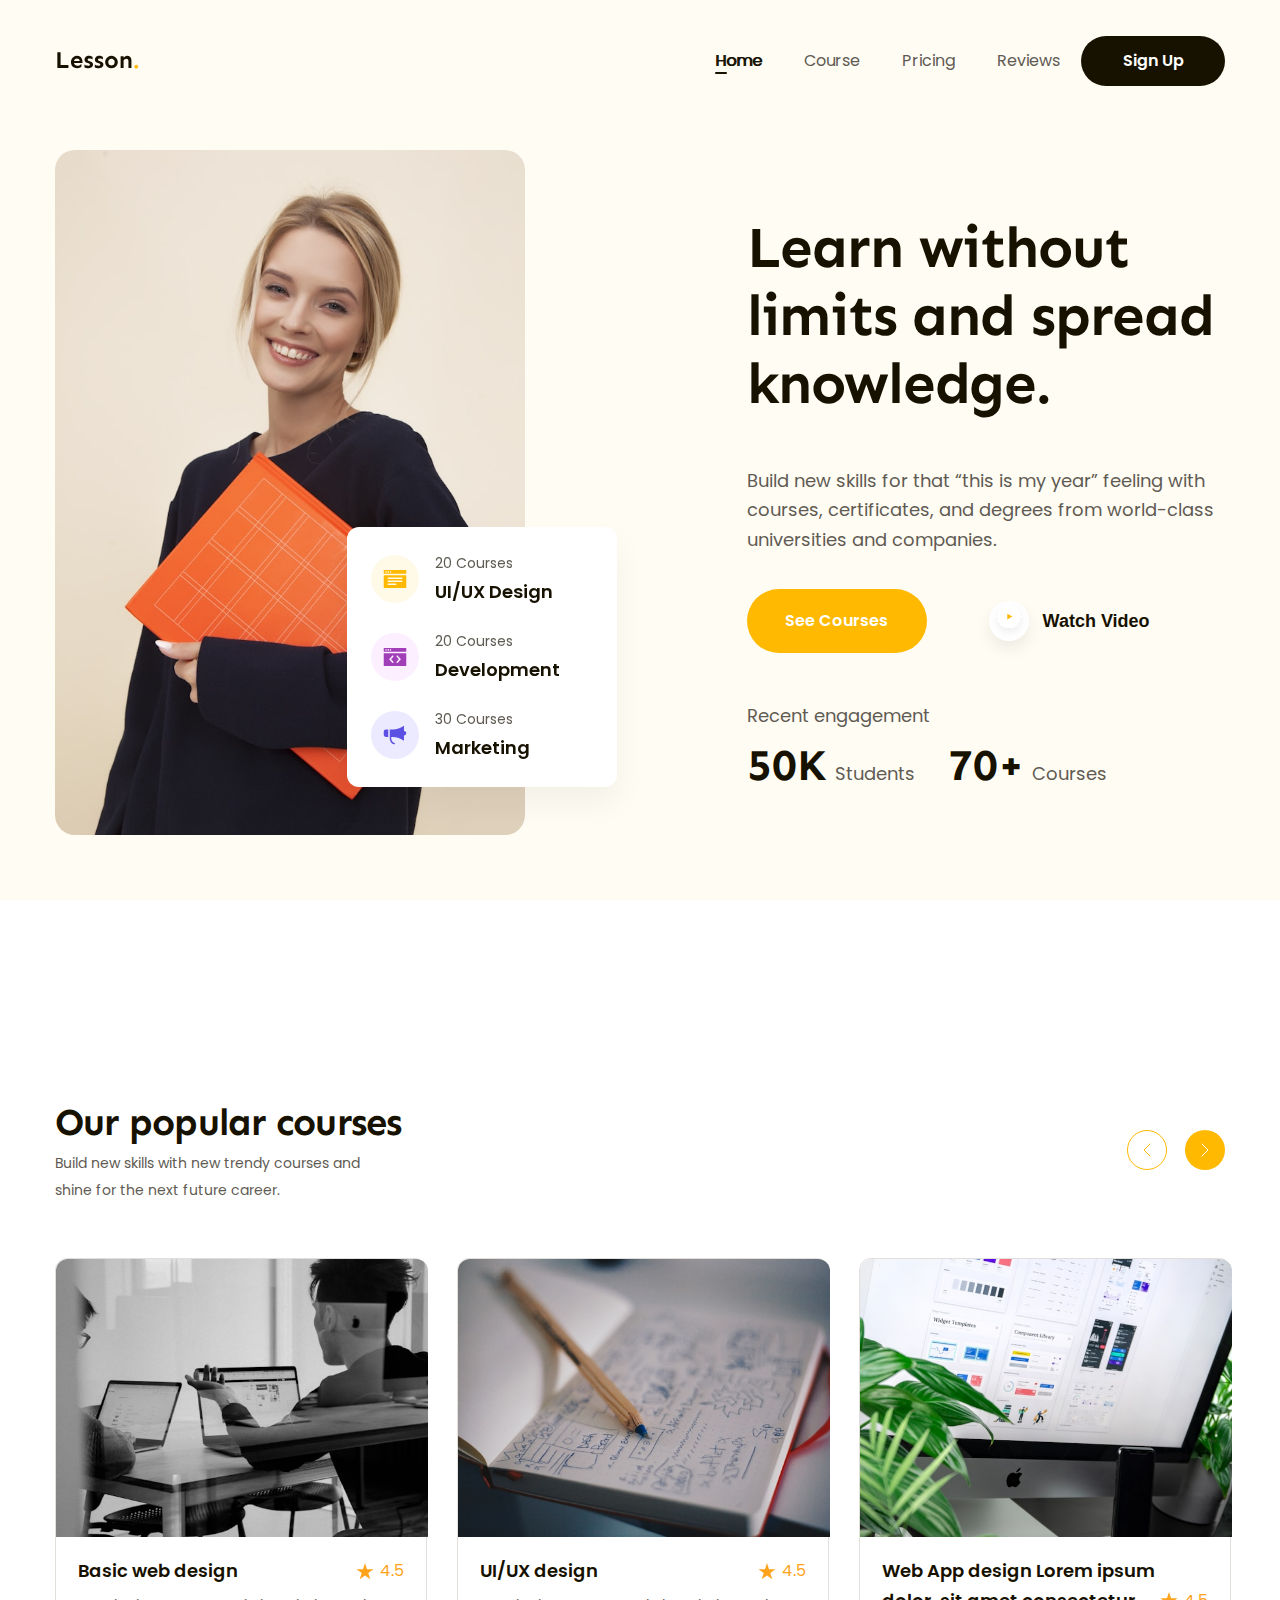
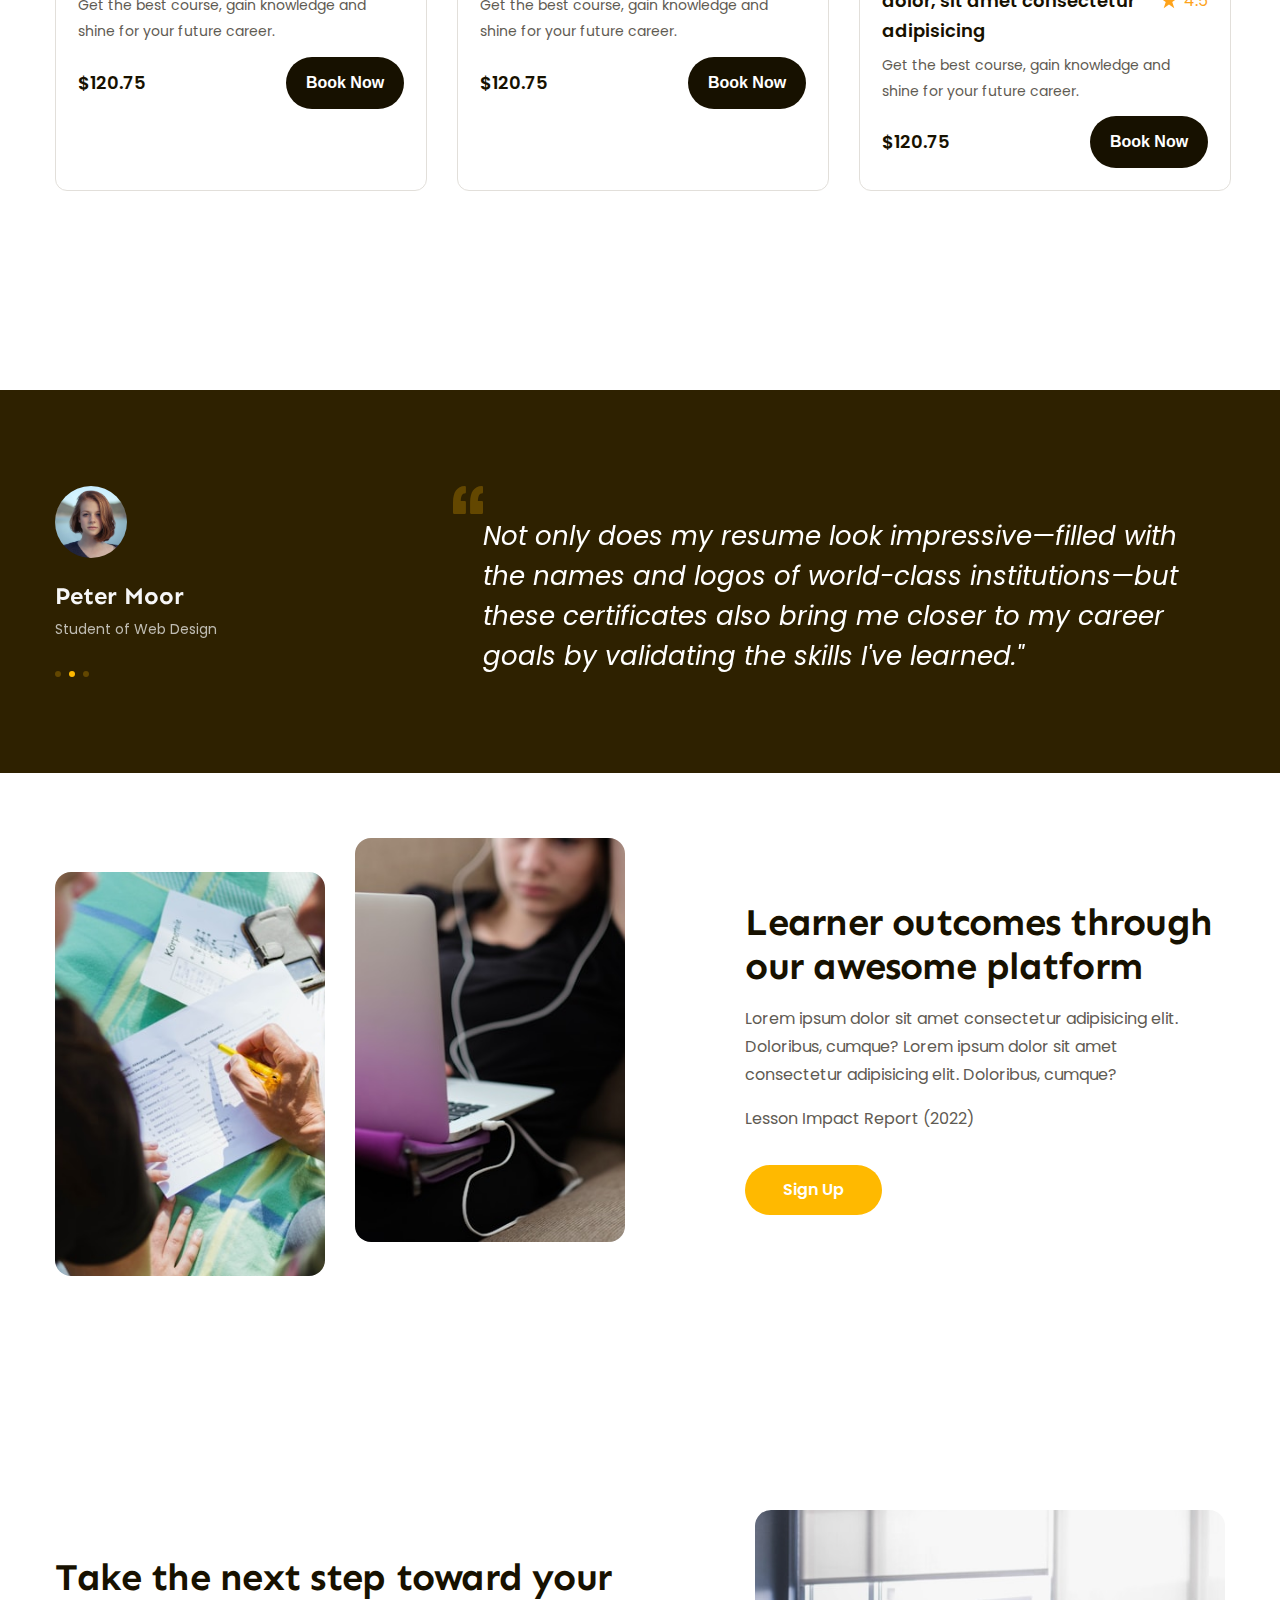
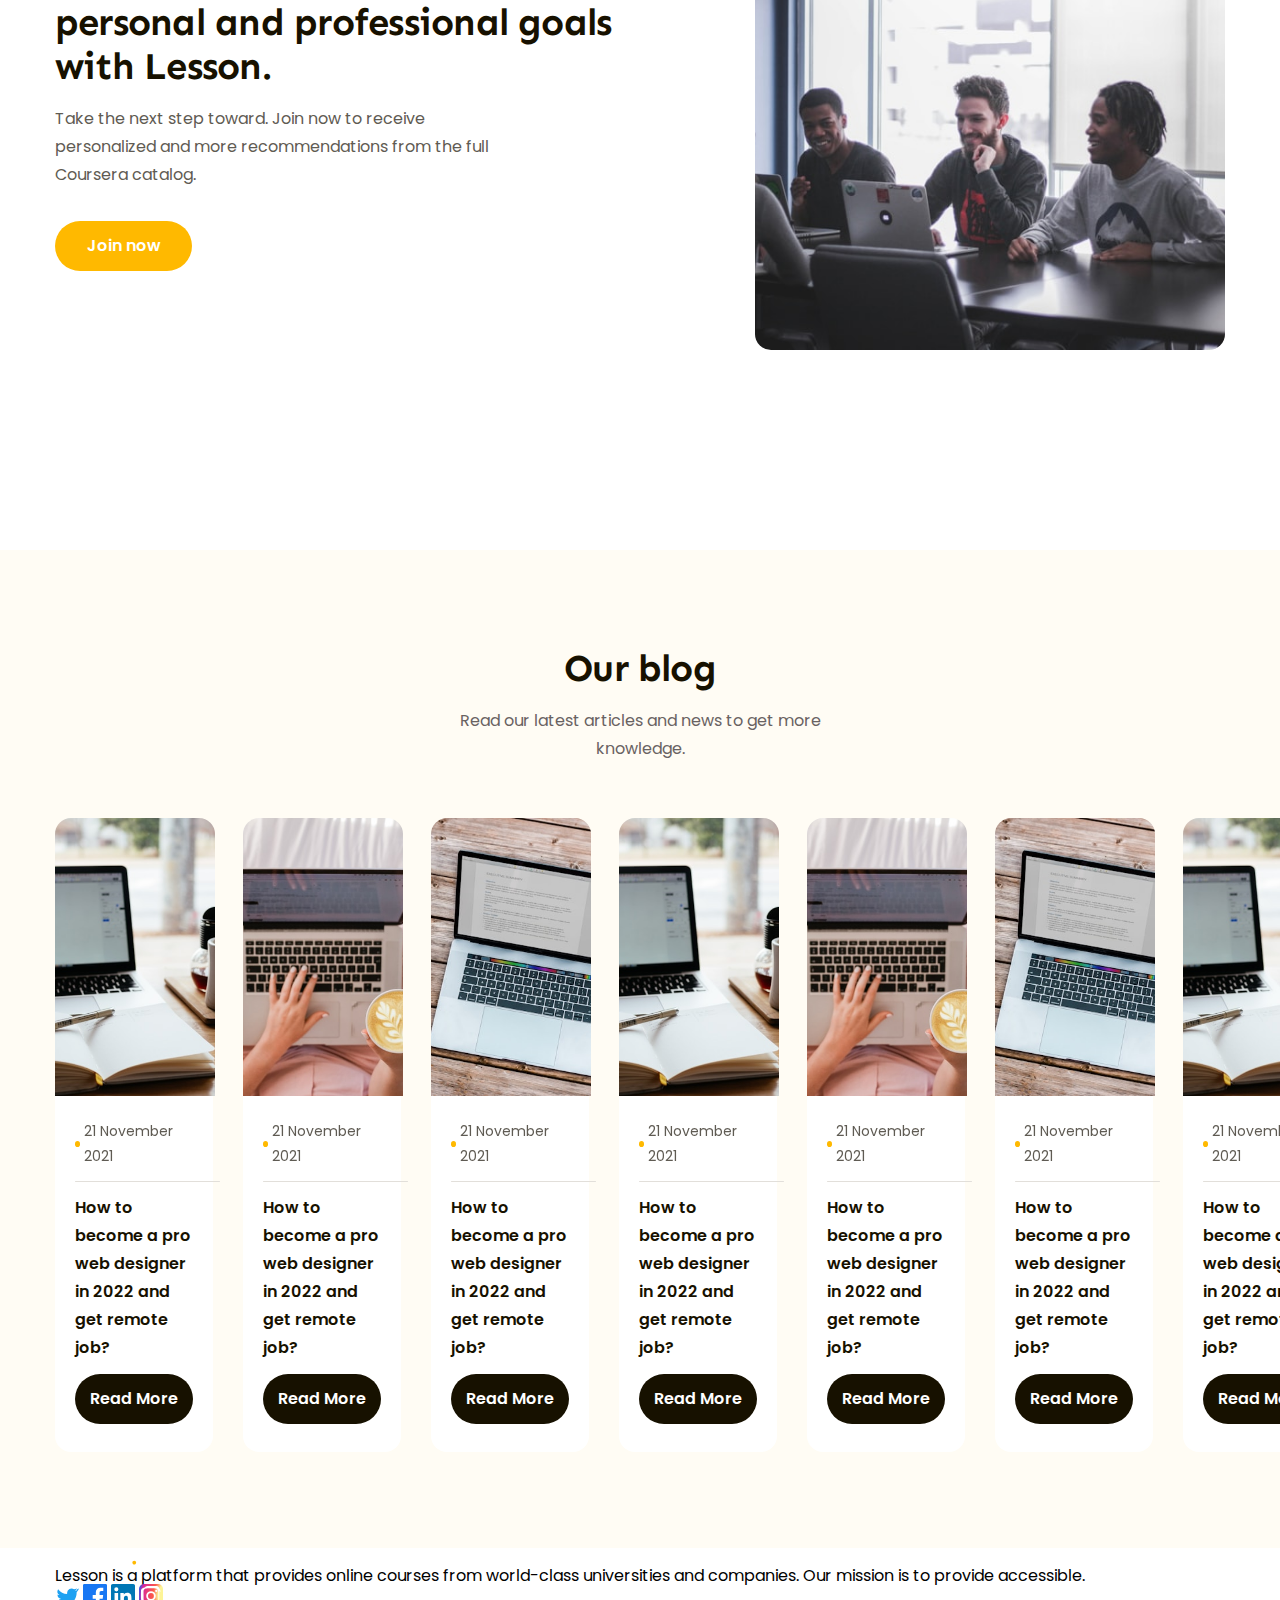
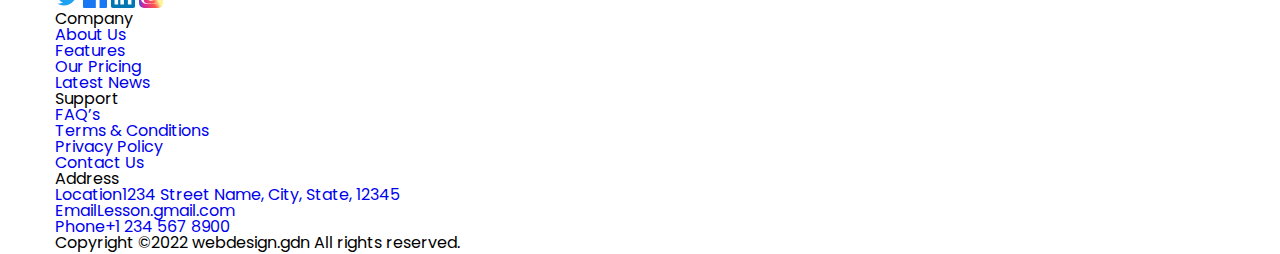
<file: index.html>
<!DOCTYPE html>
<html lang="en">
    <head>
        <meta charset="UTF-8" />
        <meta name="viewport" content="width=device-width, initial-scale=1.0" />
        <title>F8 project 2</title>
        <!-- reset css -->
        <link rel="stylesheet" href="./assets/css/reset.css" />
        <!-- fonts -->
        <link rel="preconnect" href="https://fonts.googleapis.com" />
        <link rel="preconnect" href="https://fonts.gstatic.com" crossorigin />
        <link
            href="https://fonts.googleapis.com/css2?family=Lato:ital,wght@0,100;0,300;0,400;0,700;0,900;1,100;1,300;1,400;1,700;1,900&family=Poppins:ital,wght@0,100;0,200;0,300;0,400;0,500;0,600;0,700;0,800;0,900;1,100;1,200;1,300;1,400;1,500;1,600;1,700;1,800;1,900&display=swap"
            rel="stylesheet"
        />
        <link rel="preconnect" href="https://fonts.googleapis.com" />
        <link rel="preconnect" href="https://fonts.gstatic.com" crossorigin />
        <link
            href="https://fonts.googleapis.com/css2?family=Lato:ital,wght@0,100;0,300;0,400;0,700;0,900;1,100;1,300;1,400;1,700;1,900&family=Poppins:ital,wght@0,100;0,200;0,300;0,400;0,500;0,600;0,700;0,800;0,900;1,100;1,200;1,300;1,400;1,500;1,600;1,700;1,800;1,900&family=Sen:wght@400..800&display=swap"
            rel="stylesheet"
        />
        <!-- styles css -->
        <link rel="stylesheet" href="./assets/css/styles.css" />
        <!-- favicon -->
        <link
            rel="apple-touch-icon"
            sizes="57x57"
            href="./assets/favicon/apple-icon-57x57.png"
        />
        <link
            rel="apple-touch-icon"
            sizes="60x60"
            href="./assets/favicon/apple-icon-60x60.png"
        />
        <link
            rel="apple-touch-icon"
            sizes="72x72"
            href="./assets/favicon/apple-icon-72x72.png"
        />
        <link
            rel="apple-touch-icon"
            sizes="76x76"
            href="./assets/favicon/apple-icon-76x76.png"
        />
        <link
            rel="apple-touch-icon"
            sizes="114x114"
            href="./assets/favicon/apple-icon-114x114.png"
        />
        <link
            rel="apple-touch-icon"
            sizes="120x120"
            href="./assets/favicon//apple-icon-120x120.png"
        />
        <link
            rel="apple-touch-icon"
            sizes="144x144"
            href="./assets/favicon/apple-icon-144x144.png"
        />
        <link
            rel="apple-touch-icon"
            sizes="152x152"
            href="./assets/favicon/apple-icon-152x152.png"
        />
        <link
            rel="apple-touch-icon"
            sizes="180x180"
            href="./assets/favicon/apple-icon-180x180.png"
        />
        <link
            rel="icon"
            type="image/png"
            sizes="192x192"
            href="./assets/favicon/android-icon-192x192.png"
        />
        <link
            rel="icon"
            type="image/png"
            sizes="32x32"
            href="./assets/favicon/favicon-32x32.png"
        />
        <link
            rel="icon"
            type="image/png"
            sizes="96x96"
            href="./assets/favicon/favicon-96x96.png"
        />
        <link
            rel="icon"
            type="image/png"
            sizes="16x16"
            href="./assets/favicon/favicon-16x16.png"
        />
        <link rel="manifest" href="./assets/favicon/manifest.json" />
        <meta name="msapplication-TileColor" content="#ffffff" />
        <meta
            name="msapplication-TileImage"
            content="./assets/favicon/ms-icon-144x144.png"
        />
        <meta name="theme-color" content="#ffffff" />
    </head>
    <body>
        <header class="header fixed">
            <div class="main-content">
                <div class="body">
                    <a href="#" class="logo-link">
                        <img
                            src="./assets/icon/Logo.svg"
                            alt="Lesson"
                            class="logo"
                        />
                    </a>
                    <nav class="nav">
                        <ul>
                            <li class="active">
                                <a href="#!">Home</a>
                            </li>
                            <li>
                                <a href="#!">Course</a>
                            </li>
                            <li>
                                <a href="#!">Pricing</a>
                            </li>
                            <li>
                                <a href="#!">Reviews</a>
                            </li>
                        </ul>
                    </nav>
                    <!-- action -->
                    <a href="#!" class="btn sign-up-btn">Sign Up</a>
                </div>
            </div>
        </header>
        <main>
            <div class="hero">
                <div class="main-content">
                    <!-- hero left -->
                    <div class="body">
                        <div class="media-block">
                            <img
                                src="./assets/images/media-img.jpg"
                                alt="Learn without limits and spread knowledge."
                                class="img"
                            />
                            <div class="hero-summary">
                                <div class="item">
                                    <div class="icon">
                                        <img
                                            src="./assets/icon/list.svg"
                                            alt=""
                                        />
                                    </div>
                                    <div class="info">
                                        <p class="label">20 Courses</p>
                                        <p class="title">UI/UX Design</p>
                                    </div>
                                </div>
                                <div class="item">
                                    <div class="icon">
                                        <img
                                            src="./assets/icon/code.svg"
                                            alt=""
                                        />
                                    </div>
                                    <div class="info">
                                        <p class="label">20 Courses</p>
                                        <p class="title">Development</p>
                                    </div>
                                </div>
                                <div class="item">
                                    <div class="icon">
                                        <img
                                            src="./assets/icon/speaker.svg"
                                            alt=""
                                        />
                                    </div>
                                    <div class="info">
                                        <p class="label">30 Courses</p>
                                        <p class="title">Marketing</p>
                                    </div>
                                </div>
                            </div>
                        </div>
                        <!-- hero-right -->
                        <div class="content-block">
                            <h1 class="heading lv1">
                                Learn without limits and spread knowledge.
                            </h1>
                            <p class="desc">
                                Build new skills for that “this is my year”
                                feeling with courses, certificates, and degrees
                                from world-class universities and companies.
                            </p>
                            <div class="cta-group">
                                <a href="#!" class="btn cta-btn">See Courses</a>
                                <button class="watch-video">
                                    <img
                                        src="./assets/icon/play-button.svg"
                                        alt="watch-video"
                                        class="play-icon"
                                    />
                                    <span>Watch Video</span>
                                </button>
                            </div>
                            <p class="desc">Recent engagement</p>
                            <p class="desc stats">
                                <strong>50K</strong>Students
                                <strong>70+</strong>Courses
                            </p>
                        </div>
                    </div>
                </div>
            </div>
            <!-- popular -->
            <div class="popular">
                <div class="main-content">
                    <div class="popular-top">
                        <div class="info">
                            <h2 class="heading lv2">Our popular courses</h2>
                            <p class="desc">
                                Build new skills with new trendy courses and
                                shine for the next future career.
                            </p>
                        </div>
                        <div class="control">
                            <a href="#!" class="control-btn">
                                <img
                                    src="./assets/icon/chevron-icon.svg"
                                    alt=""
                                />
                            </a>
                        </div>
                    </div>
                    <div class="course-list">
                        <div class="course-item">
                            <a href="#!"
                                ><img
                                    src="./assets/images/web-design.jpg"
                                    alt="Basic web design"
                                    class="thumb"
                            /></a>
                            <div class="info">
                                <div class="head">
                                    <h3 class="title">
                                        <a href="#!" class="line-clamp"
                                            >Basic web design</a
                                        >
                                    </h3>
                                    <div class="rating">
                                        <img
                                            src="./assets/images/Star.svg"
                                            alt=""
                                            class="star"
                                        />
                                        <span class="value">4.5</span>
                                    </div>
                                </div>
                                <p class="desc line-clamp line-2">
                                    Get the best course, gain knowledge and
                                    shine for your future career.
                                </p>
                                <div class="foot">
                                    <span class="price">$120.75</span>
                                    <button class="btn book-btn">
                                        Book Now
                                    </button>
                                </div>
                            </div>
                        </div>
                        <div class="course-item">
                            <a href="#!">
                                <img
                                    src="./assets/images/UI-UX design.jpg"
                                    alt="UI/UX design"
                                    class="thumb"
                            /></a>
                            <div class="info">
                                <div class="head">
                                    <h3 class="title">
                                        <a href="#!" class="line-clamp"
                                            >UI/UX design</a
                                        >
                                    </h3>
                                    <div class="rating">
                                        <img
                                            src="./assets/images/Star.svg"
                                            alt=""
                                            class="star"
                                        />
                                        <span class="value">4.5</span>
                                    </div>
                                </div>
                                <p class="desc line-clamp line-2">
                                    Get the best course, gain knowledge and
                                    shine for your future career.
                                </p>
                                <div class="foot">
                                    <span class="price">$120.75</span>
                                    <button class="btn book-btn">
                                        Book Now
                                    </button>
                                </div>
                            </div>
                        </div>
                        <div class="course-item">
                            <a href="#!">
                                <img
                                    src="./assets/images/App design.jpg"
                                    alt="Web App design"
                                    class="thumb"
                            /></a>
                            <div class="info">
                                <div class="head">
                                    <h3 class="title">
                                        <a href="#!" class="line-clamp"
                                            >Web App design Lorem ipsum dolor,
                                            sit amet consectetur adipisicing
                                        </a>
                                    </h3>
                                    <div class="rating">
                                        <img
                                            src="./assets/images/Star.svg"
                                            alt=""
                                            class="star"
                                        />
                                        <span class="value">4.5</span>
                                    </div>
                                </div>
                                <p class="desc line-clamp line-2">
                                    Get the best course, gain knowledge and
                                    shine for your future career.
                                </p>
                                <div class="foot">
                                    <span class="price">$120.75</span>
                                    <button class="btn book-btn">
                                        Book Now
                                    </button>
                                </div>
                            </div>
                        </div>
                    </div>
                </div>
            </div>
            <!-- feedback -->
            <div class="feedback">
                <div class="main-content">
                    <div class="feedback-list">
                        <!-- feedback item 1 -->
                        <div class="feedback-item">
                            <div class="info">
                                <img
                                    src="./assets/images/avatar-1.jpg"
                                    alt=""
                                    class="avatar"
                                />
                                <p class="title">Peter Moor</p>
                                <p class="desc">Student of Web Design</p>
                                <div class="dots">
                                    <span class="dot active"></span>
                                    <span class="dot"></span>
                                    <span class="dot"></span>
                                </div>
                            </div>
                            <div class="content">
                                <img
                                    src="./assets/images/open-quotes.svg"
                                    alt=""
                                    class="open-quotes"
                                />
                                <blockquote class="text">
                                    Not only does my resume look
                                    impressive—filled with the names and logos
                                    of world-class institutions—but these
                                    certificates also bring me closer to my
                                    career goals by validating the skills I've
                                    learned."
                                </blockquote>
                            </div>
                        </div>
                        <!-- feedback 2-->
                        <div class="feedback-item">
                            <div class="info">
                                <img
                                    src="./assets/images/avatar-2.jpg"
                                    alt=""
                                    class="avatar"
                                />
                                <p class="title">Peter Moor</p>
                                <p class="desc">Student of Web Design</p>
                                <div class="dots">
                                    <span class="dot"></span>
                                    <span class="dot active"></span>
                                    <span class="dot"></span>
                                </div>
                            </div>
                            <div class="content">
                                <img
                                    src="./assets/images/open-quotes.svg"
                                    alt=""
                                    class="open-quotes"
                                />
                                <blockquote class="text">
                                    Not only does my resume look
                                    impressive—filled with the names and logos
                                    of world-class institutions—but these
                                    certificates also bring me closer to my
                                    career goals by validating the skills I've
                                    learned."
                                </blockquote>
                            </div>
                        </div>
                        <!-- feedback 3-->
                        <div class="feedback-item">
                            <div class="info">
                                <img
                                    src="./assets/images/avatar-3.jpg"
                                    alt=""
                                    class="avatar"
                                />
                                <p class="title">Peter Moor</p>
                                <p class="desc">Student of Web Design</p>
                                <div class="dots">
                                    <span class="dot"></span>
                                    <span class="dot"></span>
                                    <span class="dot active"></span>
                                </div>
                            </div>
                            <div class="content">
                                <img
                                    src="./assets/images/open-quotes.svg"
                                    alt=""
                                    class="open-quotes"
                                />
                                <blockquote class="text">
                                    Not only does my resume look
                                    impressive—filled with the names and logos
                                    of world-class institutions—but these
                                    certificates also bring me closer to my
                                    career goals by validating the skills I've
                                    learned."
                                </blockquote>
                            </div>
                        </div>
                    </div>
                </div>
            </div>
            <!-- features -->
            <div class="features">
                <div class="main-content">
                    <div class="body">
                        <div class="image">
                            <img src="./assets/images/feature-1.jpg" alt="" />
                            <img src="./assets/images/feature-2.jpg" alt="" />
                        </div>
                        <div class="content">
                            <h2 class="heading lv2">
                                Learner outcomes through our awesome platform
                            </h2>
                            <p class="desc">
                                Lorem ipsum dolor sit amet consectetur
                                adipisicing elit. Doloribus, cumque? Lorem ipsum
                                dolor sit amet consectetur adipisicing elit.
                                Doloribus, cumque?
                            </p>
                            <p class="desc">Lesson Impact Report (2022)</p>
                            <a href="#!" class="btn cta-btn">Sign Up</a>
                        </div>
                    </div>
                </div>
            </div>
            <div class="features features-2nd">
                <div class="main-content">
                    <div class="body">
                        <div class="image">
                            <img src="./assets/images/feature-3.jpg" alt="" />
                        </div>
                        <div class="content">
                            <h2 class="heading lv2">
                                Take the next step toward your personal and
                                professional goals with Lesson.
                            </h2>
                            <p class="desc">
                                Take the next step toward. Join now to receive
                                personalized and more recommendations from the
                                full Coursera catalog.
                            </p>
                            <a href="#!" class="btn cta-btn">Join now</a>
                        </div>
                    </div>
                </div>
            </div>
            <!-- blog -->
            <div class="blog">
                <div class="main-content">
                    <div class="blog-top">
                        <h2 class="heading lv2">Our blog</h2>
                        <p class="desc">
                            Read our latest articles and news to get more
                            knowledge.
                        </p>
                    </div>
                    <div class="blog-list">
                        <div class="item">
                            <a href="#!">
                                <img
                                    src="./assets/images/blog-1.jpg"
                                    alt="  How to become a pro web designer in 2022 and
                                    get remote job?"
                                    class="thumb"
                            /></a>
                            <div class="info">
                                <span class="date">21 November 2021</span>
                                <h3 class="title">
                                    <a href="#!">
                                        How to become a pro web designer in 2022
                                        and get remote job?</a
                                    >
                                </h3>
                                <a href="" class="btn">Read More</a>
                            </div>
                        </div>
                        <div class="item">
                            <a href="#!">
                                <img
                                    src="./assets/images/blog-2.jpg"
                                    alt="  How to become a pro web designer in 2022 and
                                    get remote job?"
                                    class="thumb"
                            /></a>
                            <div class="info">
                                <span class="date">21 November 2021</span>
                                <h3 class="title">
                                    <a href="#!">
                                        How to become a pro web designer in 2022
                                        and get remote job?</a
                                    >
                                </h3>
                                <a href="" class="btn">Read More</a>
                            </div>
                        </div>
                        <div class="item">
                            <a href="#!">
                                <img
                                    src="./assets/images/blog-3.jpg"
                                    alt="  How to become a pro web designer in 2022 and
                                    get remote job?"
                                    class="thumb"
                            /></a>
                            <div class="info">
                                <span class="date">21 November 2021</span>
                                <h3 class="title">
                                    <a href="#!">
                                        How to become a pro web designer in 2022
                                        and get remote job?</a
                                    >
                                </h3>
                                <a href="" class="btn">Read More</a>
                            </div>
                        </div>
                        <div class="item">
                            <a href="#!">
                                <img
                                    src="./assets/images/blog-1.jpg"
                                    alt="  How to become a pro web designer in 2022 and
                                    get remote job?"
                                    class="thumb"
                            /></a>
                            <div class="info">
                                <span class="date">21 November 2021</span>
                                <h3 class="title">
                                    <a href="#!">
                                        How to become a pro web designer in 2022
                                        and get remote job?</a
                                    >
                                </h3>
                                <a href="" class="btn">Read More</a>
                            </div>
                        </div>
                        <div class="item">
                            <a href="#!">
                                <img
                                    src="./assets/images/blog-2.jpg"
                                    alt="  How to become a pro web designer in 2022 and
                                    get remote job?"
                                    class="thumb"
                            /></a>
                            <div class="info">
                                <span class="date">21 November 2021</span>
                                <h3 class="title">
                                    <a href="#!">
                                        How to become a pro web designer in 2022
                                        and get remote job?</a
                                    >
                                </h3>
                                <a href="" class="btn">Read More</a>
                            </div>
                        </div>
                        <div class="item">
                            <a href="#!">
                                <img
                                    src="./assets/images/blog-3.jpg"
                                    alt="  How to become a pro web designer in 2022 and
                                    get remote job?"
                                    class="thumb"
                            /></a>
                            <div class="info">
                                <span class="date">21 November 2021</span>
                                <h3 class="title">
                                    <a href="#!">
                                        How to become a pro web designer in 2022
                                        and get remote job?</a
                                    >
                                </h3>
                                <a href="" class="btn">Read More</a>
                            </div>
                        </div>
                        <div class="item">
                            <a href="#!">
                                <img
                                    src="./assets/images/blog-1.jpg"
                                    alt="  How to become a pro web designer in 2022 and
                                    get remote job?"
                                    class="thumb"
                            /></a>
                            <div class="info">
                                <span class="date">21 November 2021</span>
                                <h3 class="title">
                                    <a href="#!">
                                        How to become a pro web designer in 2022
                                        and get remote job?</a
                                    >
                                </h3>
                                <a href="" class="btn">Read More</a>
                            </div>
                        </div>
                        <div class="item">
                            <a href="#!">
                                <img
                                    src="./assets/images/blog-2.jpg"
                                    alt="  How to become a pro web designer in 2022 and
                                    get remote job?"
                                    class="thumb"
                            /></a>
                            <div class="info">
                                <span class="date">21 November 2021</span>
                                <h3 class="title">
                                    <a href="#!">
                                        How to become a pro web designer in 2022
                                        and get remote job?</a
                                    >
                                </h3>
                                <a href="" class="btn">Read More</a>
                            </div>
                        </div>
                        <div class="item">
                            <a href="#!">
                                <img
                                    src="./assets/images/blog-3.jpg"
                                    alt="  How to become a pro web designer in 2022 and
                                    get remote job?"
                                    class="thumb"
                            /></a>
                            <div class="info">
                                <span class="date">21 November 2021</span>
                                <h3 class="title">
                                    <a href="#!">
                                        How to become a pro web designer in 2022
                                        and get remote job?</a
                                    >
                                </h3>
                                <a href="" class="btn">Read More</a>
                            </div>
                        </div>
                    </div>
                    <div class="dots">
                        <span class="dot"></span>
                        <span class="dot active"></span>
                        <span class="dot"></span>
                    </div>
                </div>
            </div>
        </main>
        <!-- footer -->
        <footer class="footer">
            <div class="main-content">
                <div class="row">
                    <div class="column">
                        <a href="#" class="logo-link">
                            <img
                                src="./assets/icon/logo-white.svg"
                                alt="Lesson"
                                class="logo"
                            />
                        </a>
                        <p class="desc">
                            Lesson is a platform that provides online courses
                            from world-class universities and companies. Our
                            mission is to provide accessible.
                        </p>
                        <div class="social-icons">
                            <!-- Twitter -->
                            <svg
                                xmlns="http://www.w3.org/2000/svg"
                                width="24"
                                height="24"
                                fill="none"
                                viewBox="0 0 24 24"
                            >
                                <path
                                    fill="#1DA1F2"
                                    d="M22.46 5.924c-.793.352-1.646.59-2.54.698a4.48 4.48 0 0 0 1.964-2.47 8.94 8.94 0 0 1-2.828 1.08A4.48 4.48 0 0 0 12.07 9.03c0 .352.04.693.116 1.02A12.72 12.72 0 0 1 3.11 5.13a4.48 4.48 0 0 0 1.39 5.98 4.47 4.47 0 0 1-2.03-.56v.06a4.48 4.48 0 0 0 3.6 4.39 4.5 4.5 0 0 1-2.02.08 4.48 4.48 0 0 0 4.18 3.11A8.98 8.98 0 0 1 2 19.54a12.68 12.68 0 0 0 6.88 2.02c8.26 0 12.78-6.84 12.78-12.78 0-.19-.01-.38-.02-.57A9.18 9.18 0 0 0 24 4.59a8.93 8.93 0 0 1-2.54.69z"
                                />
                            </svg>

                            <!-- Facebook -->
                            <svg
                                xmlns="http://www.w3.org/2000/svg"
                                width="24"
                                height="24"
                                fill="none"
                                viewBox="0 0 24 24"
                            >
                                <path
                                    fill="#1877F3"
                                    d="M22.675 0h-21.35C.595 0 0 .592 0 1.326v21.348C0 23.408.595 24 1.325 24h11.495v-9.294H9.692v-3.622h3.128V8.413c0-3.1 1.893-4.788 4.659-4.788 1.325 0 2.463.099 2.797.143v3.24l-1.918.001c-1.504 0-1.797.715-1.797 1.763v2.313h3.587l-.467 3.622h-3.12V24h6.116C23.406 24 24 23.408 24 22.674V1.326C24 .592 23.406 0 22.675 0"
                                />
                            </svg>

                            <!-- LinkedIn -->
                            <svg
                                xmlns="http://www.w3.org/2000/svg"
                                width="24"
                                height="24"
                                fill="none"
                                viewBox="0 0 24 24"
                            >
                                <path
                                    fill="#0077B5"
                                    d="M20.447 20.452h-3.554v-5.569c0-1.328-.027-3.037-1.849-3.037-1.851 0-2.132 1.445-2.132 2.939v5.667H9.358V9h3.414v1.561h.049c.476-.899 1.637-1.849 3.369-1.849 3.602 0 4.267 2.369 4.267 5.455v6.285zM5.337 7.433a2.062 2.062 0 1 1 0-4.124 2.062 2.062 0 0 1 0 4.124zm1.777 13.019H3.56V9h3.554v11.452zM22.225 0H1.771C.792 0 0 .771 0 1.723v20.549C0 23.229.792 24 1.771 24h20.451C23.2 24 24 23.229 24 22.271V1.723C24 .771 23.2 0 22.225 0z"
                                />
                            </svg>

                            <!-- Instagram -->
                            <svg
                                xmlns="http://www.w3.org/2000/svg"
                                width="24"
                                height="24"
                                fill="none"
                                viewBox="0 0 24 24"
                            >
                                <radialGradient
                                    id="a"
                                    cx="1.464"
                                    cy="0.5"
                                    r="1.5"
                                >
                                    <stop offset="0%" stop-color="#fdf497" />
                                    <stop offset="45%" stop-color="#fdf497" />
                                    <stop offset="60%" stop-color="#fd5949" />
                                    <stop offset="90%" stop-color="#d6249f" />
                                    <stop offset="100%" stop-color="#285AEB" />
                                </radialGradient>
                                <rect
                                    width="24"
                                    height="24"
                                    rx="5"
                                    fill="url(#a)"
                                />
                                <path
                                    fill="#fff"
                                    d="M12 7.2a4.8 4.8 0 1 0 0 9.6 4.8 4.8 0 0 0 0-9.6zm0 7.8a3 3 0 1 1 0-6 3 3 0 0 1 0 6zm6.4-8.1a1.12 1.12 0 1 1-2.24 0 1.12 1.12 0 0 1 2.24 0zm3.2 1.14c-.07-1.49-.41-2.81-1.5-3.9C19.81 2.41 18.49 2.07 17 2c-1.49-.07-5.96-.07-7.45 0-1.49.07-2.81.41-3.9 1.5C2.41 4.19 2.07 5.51 2 7c-.07 1.49-.07 5.96 0 7.45.07 1.49.41 2.81 1.5 3.9 1.09 1.09 2.41 1.43 3.9 1.5 1.49.07 5.96.07 7.45 0 1.49-.07 2.81-.41 3.9-1.5 1.09-1.09 1.43-2.41 1.5-3.9.07-1.49.07-5.96 0-7.45zm-2.18 9.1a3.37 3.37 0 0 1-1.9 1.9c-1.32.52-4.45.4-5.32.4s-4 .12-5.32-.4a3.37 3.37 0 0 1-1.9-1.9c-.52-1.32-.4-4.45-.4-5.32s-.12-4 0-5.32a3.37 3.37 0 0 1 1.9-1.9c1.32-.52 4.45-.4 5.32-.4s4-.12 5.32.4a3.37 3.37 0 0 1 1.9 1.9c.52 1.32.4 4.45.4 5.32s.12 4 0 5.32z"
                                />
                            </svg>
                        </div>
                    </div>
                    <div class="column">
                        <h3 class="title">Company</h3>
                        <ul class="list">
                            <li>
                                <a href="#!">About Us</a>
                            </li>
                            <li>
                                <a href="#!">Features</a>
                            </li>
                            <li>
                                <a href="#!">Our Pricing</a>
                            </li>
                            <li>
                                <a href="#!">Latest News</a>
                            </li>
                        </ul>
                    </div>
                    <div class="column">
                        <h3 class="title">Support</h3>
                        <ul class="list">
                            <li>
                                <a href="#!">FAQ’s</a>
                            </li>
                            <li>
                                <a href="#!">Terms & Conditions</a>
                            </li>
                            <li>
                                <a href="#!">Privacy Policy</a>
                            </li>
                            <li>
                                <a href="#!">Contact Us</a>
                            </li>
                        </ul>
                    </div>
                    <div class="column">
                        <h3 class="title">Address</h3>
                        <ul class="list">
                            <li>
                                <a href="#!"
                                    ><strong>Location</strong>1234 Street Name,
                                    City, State, 12345</a
                                >
                            </li>
                            <li>
                                <a href="#!"
                                    ><strong>Email</strong>Lesson.gmail.com
                                </a>
                            </li>
                            <li>
                                <a href="#!"
                                    ><strong>Phone</strong>+1 234 567 8900</a
                                >
                            </li>
                        </ul>
                    </div>
                </div>
                <div class="copyright">
                    <p>Copyright ©2022 webdesign.gdn All rights reserved.</p>
                </div>
            </div>
        </footer>
    </body>
</html>
</file>
<file: assets/css/styles.css>
* {
    box-sizing: border-box;
}
:root {
    --font-heading: Sen, sans-serif;
    --primary-color: #ffb900;
}
html {
    font-size: 62.5%;
}
body {
    font-size: 1.6rem;
    font-family: "poppins", sans-serif;
}
/* ----common--- */
a {
    text-decoration: none;
}
.main-content {
    width: 1170px;
    max-width: calc(100%-135px);
    margin-left: auto;
    margin-right: auto;
}
.btn {
    display: inline-block;
    color: #fff;
    text-align: center;
    font-size: 1.6rem;
    font-weight: 600;
    line-height: 50px; /* 175% */
    min-width: 118px;
    border-radius: 999px;
    background-color: #171100;
}
.btn:hover {
    opacity: 0.8;
    cursor: pointer;
}
.heading {
    font-family: var(--font-heading);
    line-height: 1.17; /* 117.241% */
    letter-spacing: -0.02em;
    color: #171100;
}
.heading.lv1 {
    font-size: 5.8rem;
    font-weight: 700;
}
.heading.lv2 {
    font-size: 3.8rem;
    font-weight: 700;
}
.line-clamp {
    display: -webkit-box;
    --webkit-line-clamp: var(--line-clamp, 1);
    -webkit-box-orient: vertical;
    overflow: hidden;
}
.line-clamp.line-2 {
    --line-clamp: 2;
}
/* header */
.header .body {
    display: flex;
    padding: 36px 0 8px;
    align-items: center;
}
.header {
    background-color: #fffcf4;
}
.header.fixed {
    position: sticky;
    top: -28px;
}
.nav {
    margin-left: auto;
}
.nav ul {
    display: flex;
}
.nav a {
    position: relative;
    font-size: 1.6rem;
    color: #5f5b53;
    padding: 8px 21px;
}
.nav a:hover,
.nav li.active a {
    color: #171100;
    text-shadow: 1px 0 0 currentColor;
}
.nav li.active a::after {
    content: "";
    display: block;
    position: absolute;
    height: 2px;
    width: 12px;
    border-radius: 1px;
    left: 21px;
    bottom: 6px;
    background-color: #171100;
}
.header .sign-up-btn {
    min-width: 144px;
}
/* Hero */
.hero {
    padding-top: 56px;
    background-color: #fffcf4;
}
.hero .body {
    display: flex;
}
.hero .media-block {
    width: 48%;
    position: relative;
}

.hero .media-block .img {
    width: 470px;
    height: 685px;
    border-radius: 20px;
    object-fit: cover;
    display: block;
    margin-bottom: 65px;
}
.hero-summary {
    position: absolute;
    right: 0;
    bottom: 113px;
    width: 270px;
    padding: 24px;
    border-radius: 12px;
    box-shadow: 0 16px 32px 0 rgba(0, 0, 0, 0.05);
    background: #fff;
}
.hero-summary .item {
    display: flex;
    align-items: center;
}
.hero-summary .item + .item {
    margin-top: 22px;
}
.hero-summary .icon {
    height: 48px;
    width: 48px;
    border-radius: 50%;
    display: flex;
    align-items: center;
    justify-content: center;
}
.hero-summary .info {
    margin-left: 16px;
}
.hero-summary .info .label {
    color: #5f5b53;
    font-size: 1.4rem;
    font-weight: 400;
    line-height: 1.85; /* 185.714% */
}
.hero-summary .info .title {
    color: #171100;
    font-size: 1.8rem;
    font-weight: 600;
    line-height: 1.67; /* 166.667% */
}
.hero .content-block {
    width: 52%;
    padding: 64px 0 0 130px;
}

.hero .desc {
    margin-top: 22px;
    font-size: 1.8rem;
    line-height: 1.66; /* 166.667% */
    color: #5f5b53;
}
.hero .cta-group {
    margin: 34px 0 48px;
    display: flex;
    align-items: center;
}
.hero .cta-btn {
    background-color: var(--primary-color);
    min-width: 180px;
    font-size: 1.6rem;
    line-height: 64px; /* Căn giữa theo chiều dọc */
    border: none;
    display: inline-block;
}
.hero .watch-video {
    display: flex;
    border: none;
    margin-left: 28px;
    background-color: transparent;
    align-items: center;
    cursor: pointer;
}

.hero .watch-video .play-icon {
    display: flex;
    align-items: center;
    justify-content: center;
    width: 40px;
    height: 40px;
    border-radius: 50%;
    background-color: #ffffff;
    margin-left: 28px;
    box-shadow: 0 8px 16px 0 rgba(0, 0, 0, 0.07);
}
.hero .watch-video span {
    margin-left: 14px;
    font-size: 1.8rem;
    font-weight: 600;
    line-height: 1.67; /* 166.667% */
    color: #171100;
}
.hero .stats {
    margin-left: -28px;
    margin-top: 8px;
}
.hero .stats strong {
    color: #171100;
    font-family: var(--font-heading);
    padding: 0 8px 0 28px;
    font-size: 4.4rem;
    font-weight: 700;
    line-height: 1.22; /* 122.727% */
}
.hero .content-block p:nth-child(2) {
    margin-top: 48px;
}
/* -----popular*/
.popular {
    padding: 64px 0;
    margin-top: 136px;
}
.popular .popular-top {
    display: flex;
    align-items: center;
    justify-content: space-between;
}

.popular-top .info .desc {
    margin-top: 16px;
    width: 458px;
    font-size: 1.8rem;
    line-height: 1.67; /* 175% */
    color: #5f5b53;
}
.popular-top .info .control-btn {
    cursor: pointer;
}
.popular-top .info .control-btn:hover {
    opacity: 0.8;
}
.popular .course-list {
    display: flex;
    margin-top: 55px;
    gap: 30px;
}
.popular .course-item {
    flex: 1;
    border-radius: 12px;
    border: 1px solid #e2dfda;
    background: #fff;
}
.popular .course-item:hover {
    box-shadow: 0 18px 36px 0 rgba(0, 0, 0, 0.05);
    border: none;
}

.popular .course-item .thumb {
    width: calc(100% + 2px);
    height: 278px;
    object-fit: cover;
    border-radius: 12px 12px 0 0;
}
.popular .course-item .info {
    padding: 16px 22px 22px;
}
.popular .course-item .head,
.popular .course-item .rating,
.popular .info .foot {
    display: flex;
    align-items: center;
    justify-content: space-between;
}
.popular .course-item .title a {
    font-size: 1.8rem;
    font-weight: 600;
    line-height: 1.66; /* 166.667% */
    color: #171100;
}
.popular .rating .value {
    font-size: 1.6rem;
    font-weight: 400;
    line-height: 1.75; /* 175% */
    color: #fea31b;
    margin-left: 6px;
}
.popular .info .desc {
    width: 326px;
    margin-top: 6px;
    font-size: 1.4rem;
    line-height: 1.88; /* 185.714% */
    color: #5f5b53;
}
.popular .info .foot {
    margin-top: 12px;
}

.popular .info .price {
    font-size: 1.8rem;
    font-weight: 600;
    line-height: 1.67; /* 166.667% */
    color: #171100;
}
.popular .info .book-btn {
    border: none;
}
.popular .info .book-btn:hover {
    opacity: 0.8;
    background-color: var(--primary-color);
    cursor: pointer;
}
/* ---feedback--- */
.feedback {
    margin-top: 135px;
    padding: 96px 0;
    background-color: #2e2100;
}
.feedback-list {
    display: flex;
    overflow: hidden;
}
.feedback .feedback-item {
    display: flex;
    width: 100%;
    flex-shrink: 0;
    transform: translateX(-100%);
    transition: all ease-in-out 0.3s;
}
.feedback-item .avatar {
    width: 72px;
    height: 72px;
    border-radius: 50%;
    object-fit: cover;
}
.feedback-item .info .title {
    font-family: var(--font-heading);
    font-size: 2.4rem;
    font-weight: 700;
    line-height: 1.41; /* 141.667% */
    color: #f7f7f7;
    margin-top: 18px;
}
.feedback-item .info .desc {
    font-size: 1.4rem;
    font-weight: 400;
    line-height: 1.85; /* 185.714% */
    margin-top: 4px;
    color: #bfbcb2;
}
.feedback-item .dots {
    display: flex;
    margin-top: 28px;
}
.feedback-item .dot {
    width: 6px;
    height: 6px;
    border-radius: 50%;
    background-color: #634700;
    margin-right: 8px;
}
.feedback-item .dots .active {
    background-color: #ffb900;
    cursor: pointer;
}

.feedback-item .content {
    width: 66%;
    margin-left: auto;
}
.feedback-item blockquote {
    margin-left: 30px;
    color: #fff;
    font-size: 2.6rem;
    font-style: italic;
    line-height: 1.53; /* 153.846% */
}
/* features */
.features {
    padding: 65px 0;
}
.features .body {
    display: flex;
    justify-content: space-between;
}

.features .image {
    display: flex;
    gap: 0 30px;
}
.features .image img {
    width: 270px;
    height: 404px;
    border-radius: 16px;
    object-fit: cover;
}
.features .image img:first-child {
    margin-top: 34px;
}
.features .content {
    width: 41%;
    display: flex;
    flex-direction: column;
    justify-content: center;
    align-items: flex-start;
}
.features .content .desc {
    font-size: 1.6rem;
    line-height: 1.75; /* 175% */
    margin-top: 16px;
    color: #5f5b53;
    width: 458px;
}
.features .content .cta-btn {
    margin-top: 32px;
    background-color: var(--primary-color);
    min-width: 137px;
}
.features-2nd {
    margin-top: 70px;
}
.features-2nd .body {
    flex-direction: row-reverse;
}
.features-2nd .content {
    width: 49%;
}
.features-2nd .body img {
    width: 470px;
    height: 440px;
}
/* blog */
.blog {
    margin-top: 135px;
    background: #fffcf4;
    padding: 96px 0;
}
.blog .blog-top {
    text-align: center;
}
.blog .blog-top .desc {
    margin: 16px auto 0;
    width: 448px;
    font-size: 1.6rem;
    line-height: 1.75; /* 175% */
    color: #696262;
}
.blog .blog-list {
    display: flex;
    margin-top: 55px;
    gap: 30px;
}
.blog .item {
    width: 33.33%;
    border-radius: 16px;
    background-color: #fff;
}
.blog .item:hover {
    box-shadow: 0 16px 32px 0 rgba(0, 0, 0, 0.05);
    border: none;
}
.blog .item .thumb {
    width: calc(100% + 2px);
    height: 278px;
    object-fit: cover;
    border-radius: 16px 16px 0 0;
}
.blog .item .info {
    padding: 20px 20px 28px;
}
.blog .info .date {
    position: relative;
    display: inline-flex;
    align-items: center;
    padding-bottom: 12px;
    font-size: 1.4rem;
    line-height: 1.85; /* 185.714% */
    color: #5f5b53;
}
.blog .info .date::before {
    content: "";
    display: inline-block;
    width: 6px;
    height: 6px;
    border-radius: 50%;
    background-color: #ffb900;
    margin-right: 4px;
}
.blog .info .date::after {
    position: absolute;
    left: 0;
    bottom: 0;
    content: "";
    display: inline-block;
    width: calc(100% + 27px);
    height: 1px;
    border-radius: 0.5px;
    background-color: #e2dfda;
}
.blog .info .title a {
    margin: 12px 0 12px;
    color: #171100;
    font-size: 1.6rem;
    display: inline-block;
    font-weight: 600;
    line-height: 1.75; /* 175% */
}
.blog .info .btn:hover {
    background-color: var(--primary-color);
}
</file>
